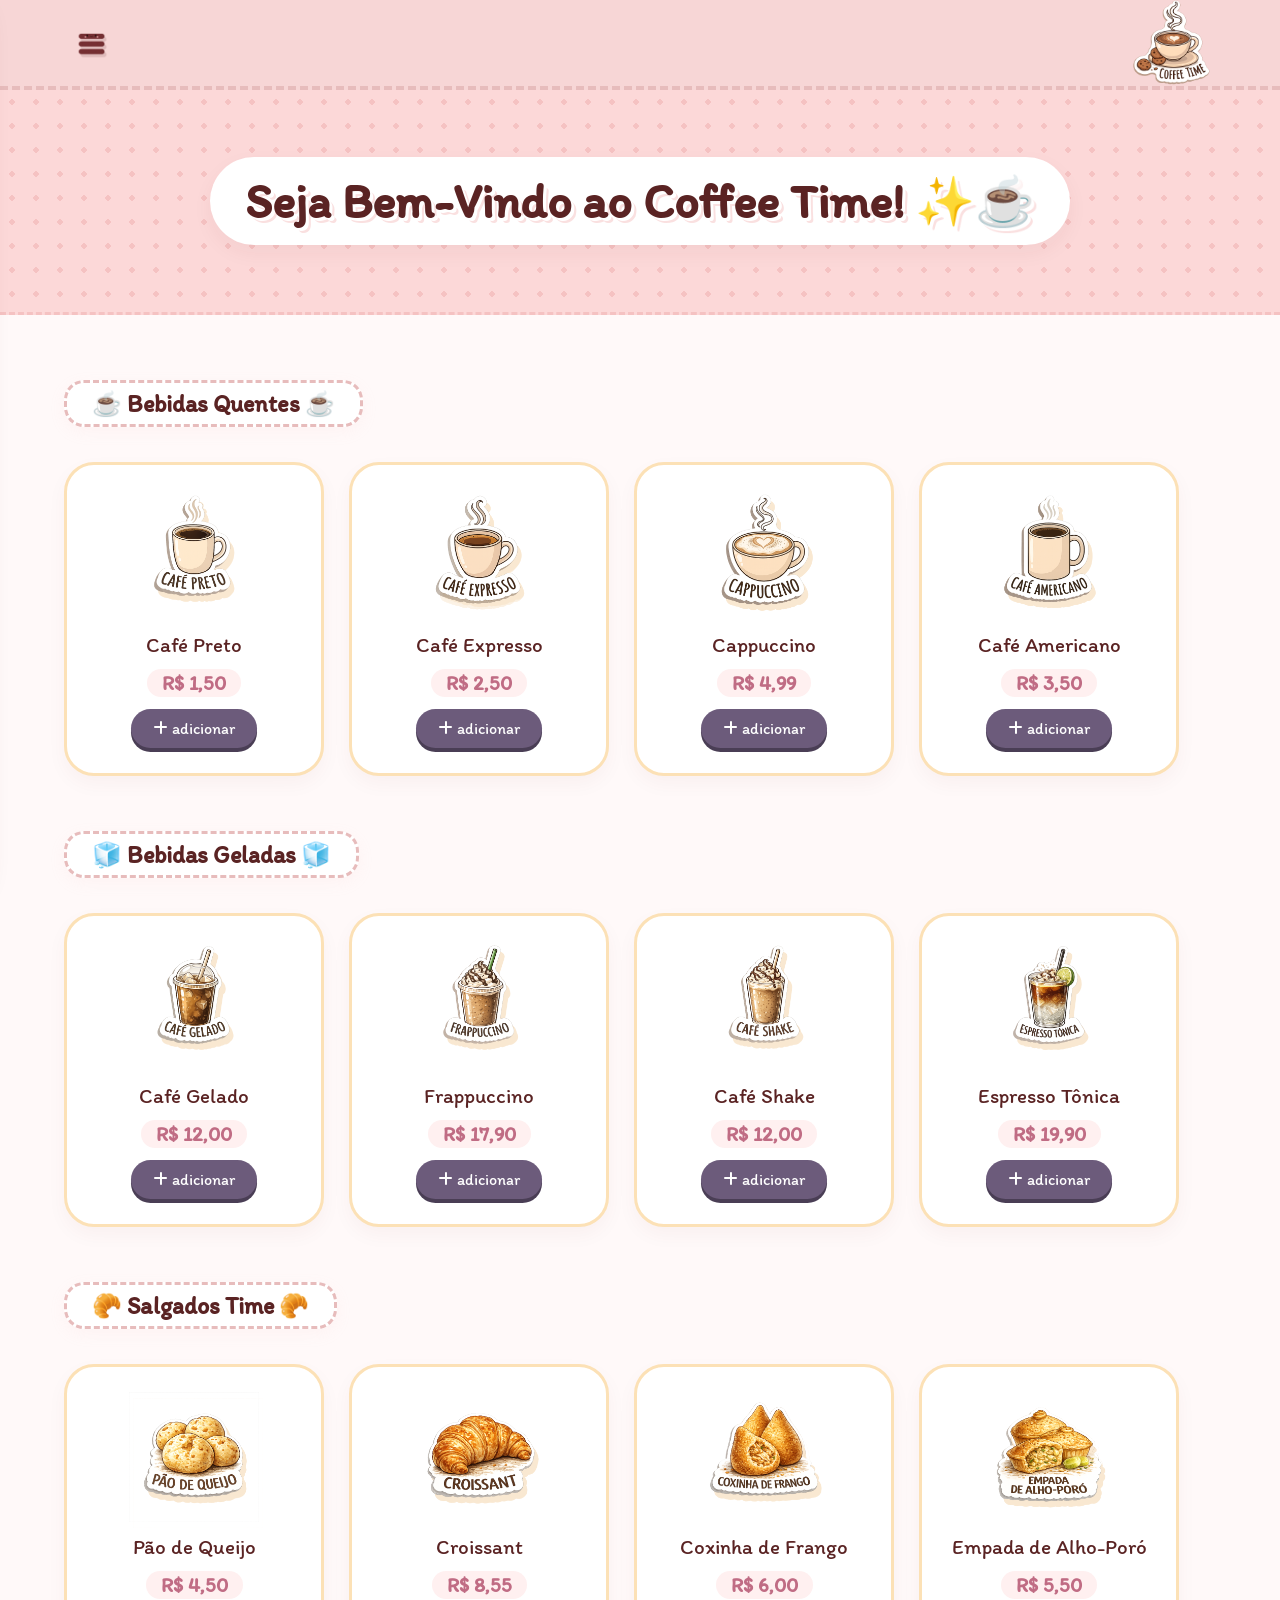
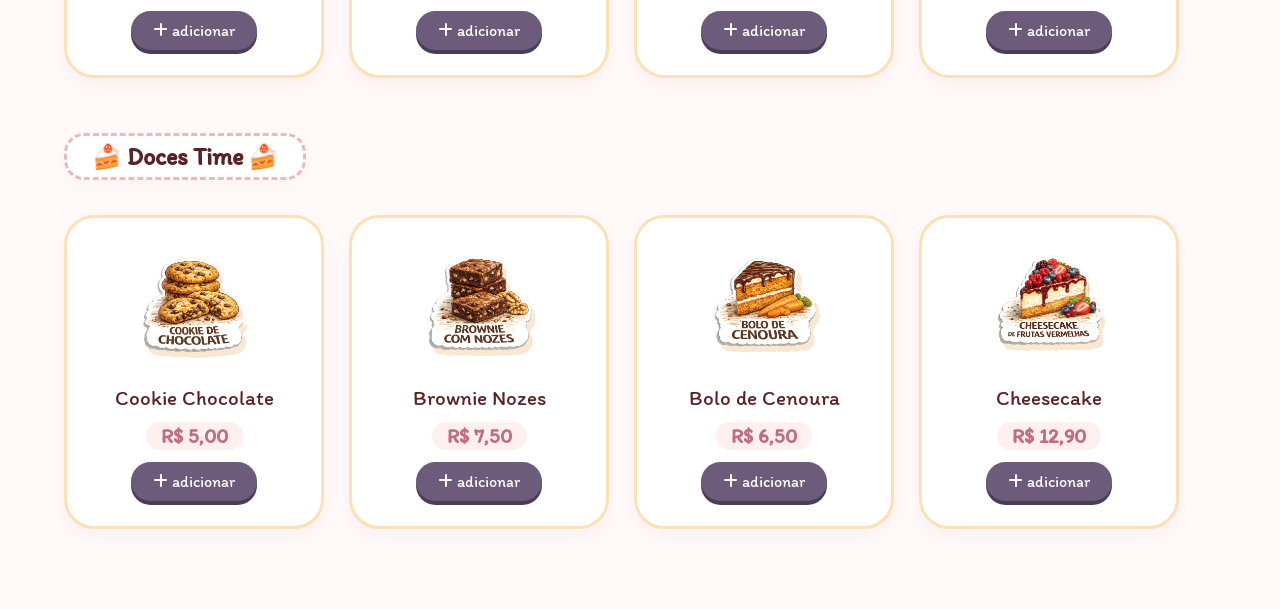
<file: index.html>
<!DOCTYPE html>
<html lang="pt-BR">

<head>
  <meta charset="UTF-8">
  <meta name="viewport" content="width=device-width, initial-scale=1.0">
  <title>Coffee Time</title>
  <link rel="stylesheet" href="https://cdnjs.cloudflare.com/ajax/libs/font-awesome/6.4.2/css/all.min.css">
  <link href="https://fonts.googleapis.com/css2?family=Itim&display=swap" rel="stylesheet">
  <link rel="stylesheet" href="style.css">
</head>

<body>
  <input type="checkbox" id="menu" class="menu-check" aria-hidden="true" tabindex="-1">
  <input type="radio" name="popup-grupo" id="popup-fechar-todos" class="popup-toggle" checked aria-hidden="true"
    tabindex="-1">
  <input type="radio" name="popup-grupo" id="popup-login-controle" class="popup-toggle" aria-hidden="true"
    tabindex="-1">
  <input type="radio" name="popup-grupo" id="popup-senha-controle" class="popup-toggle" aria-hidden="true"
    tabindex="-1">
  <input type="radio" name="popup-grupo" id="popup-registro-controle" class="popup-toggle" aria-hidden="true"
    tabindex="-1">
  <input type="radio" name="popup-grupo" id="popup-contato-controle" class="popup-toggle" aria-hidden="true"
    tabindex="-1">
  <input type="radio" name="popup-grupo" id="popup-config-controle" class="popup-toggle" aria-hidden="true"
    tabindex="-1">
  <input type="radio" name="popup-grupo" id="popup-sobre-controle" class="popup-toggle" aria-hidden="true"
    tabindex="-1">

  <nav class="sidebar" role="navigation" aria-label="Menu Lateral">
    <label for="menu" class="botao-fechar" tabindex="0" role="button" aria-label="Fechar menu lateral"
      onkeydown="if(event.key==='Enter'||event.key===' '){this.click(); event.preventDefault();}">&times;</label>

    <label for="popup-login-controle" class="usuario-menu" tabindex="0" role="button"
      aria-label="Área do usuário: Entrar ou Registrar"
      onkeydown="if(event.key==='Enter'||event.key===' '){this.click(); event.preventDefault()}">
      <div class="foto-perfil"><i class="fas fa-user-cookie" aria-hidden="true"></i></div>
      <span id="nome-usuario-sidebar">Entrar / Registrar</span>
    </label>

    <a href="#" id="btn-carrinho"><i class="fas fa-shopping-cart" aria-hidden="true"></i> <span>Carrinho</span></a>

    <label for="popup-contato-controle" class="link-menu-label" tabindex="0" role="button"
      onkeydown="if(event.key==='Enter'||event.key===' '){this.click(); event.preventDefault()}">
      <i class="fas fa-envelope" aria-hidden="true"></i> <span>Contato</span>
    </label>

    <a href="#" id="btn-acessibilidade"><i class="fas fa-universal-access" aria-hidden="true"></i>
      <span>Acessibilidade</span></a>

    <label for="popup-config-controle" class="link-menu-label" tabindex="0" role="button"
      onkeydown="if(event.key==='Enter'||event.key===' '){this.click(); event.preventDefault()}">
      <i class="fas fa-cog" aria-hidden="true"></i> <span>Configurações</span>
    </label>

    <label for="popup-sobre-controle" class="link-menu-label" tabindex="0" role="button"
      onkeydown="if(event.key==='Enter'||event.key===' '){this.click(); event.preventDefault()}">
      <i class="fas fa-info-circle" aria-hidden="true"></i> <span>Sobre nós</span>
    </label>
  </nav>

  <header class="topo">
    <div class="menu-container">
      <label for="menu" class="botao-menu" tabindex="0" role="button" aria-label="Abrir menu de navegação"
        onkeydown="if(event.key==='Enter'||event.key===' '){this.click(); event.preventDefault()}">
        <img src="imagens/menu-fofo.png" alt="Ícone de três barras horizontais para abrir o menu">
      </label>
    </div>
    <img src="imagens/logo_Coffee_Time.png" class="logo">
  </header>

  <section class="hero">
    <h1>Seja Bem-Vindo ao Coffee Time! ✨☕</h1>
  </section>

  <!-- ==================== POPUP LOGIN ==================== -->
  <div class="popup-overlay login-overlay">
    <div class="popup-conteudo">
      <label for="popup-fechar-todos" class="popup-fechar">&times;</label>
      <h2 class="titulo-popup">✨ Área de Login ✨</h2>
      <form id="formulario-login" class="formulario-estilo" onsubmit="return false;">
        <input type="text" id="campo-usuario" placeholder="Usuário ou E-mail" required>
        <input type="password" placeholder="Senha" required>
        <button type="submit" class="btn-laranja">Entrar</button>
        <div class="botoes-alternativos">
          <label for="popup-senha-controle" class="link-clicavel">Esqueci a senha</label>
          <label for="popup-registro-controle" class="link-clicavel">Ainda não tem conta? Registrar</label>
        </div>
      </form>
    </div>
  </div>

  <!-- ==================== POPUP ESQUECI A SENHA ==================== -->
  <div class="popup-overlay senha-overlay">
    <div class="popup-conteudo">
      <label for="popup-fechar-todos" class="popup-fechar">&times;</label>
      <h2 class="titulo-popup">🌸 Recuperar Senha 🌸</h2>
      <p class="texto-popup">Insira seu e-mail para receber as instruções de recuperação.</p>
      <form id="formulario-login" class="formulario-estilo">
        <input type="email" id="campo-email-recuperar" placeholder="Seu e-mail cadastrado" required>
        <button type="submit" class="btn-laranja">Enviar Instruções</button>
        <div class="botoes-alternativos">
          <label for="popup-login-controle" class="link-clicavel">Voltar para o Login</label>
        </div>
      </form>
    </div>
  </div>

  <!-- ==================== POPUP REGISTRAR-SE ==================== -->
  <div class="popup-overlay registro-overlay">
    <div class="popup-conteudo">
      <label for="popup-fechar-todos" class="popup-fechar">&times;</label>
      <h2 class="titulo-popup">🌱 Criar Conta 🌱</h2>
      <form id="formulario-registro" class="formulario-estilo">
        <input type="text" id="campo-nome-registro" placeholder="Nome Completo" required>
        <input type="text" id="campo-usuario-registro" placeholder="Usuario" required>
        <input type="email" placeholder="E-mail" required>
        <input type="password" id="campo-senha-registro" placeholder="Criar senha" required>
        <input type="password" id="campo-confirmar-senha-registro" placeholder="Confirme sua senha" required>
        <button type="submit" class="btn-laranja">Cadastrar</button>
        <div class="botoes-alternativos">
          <label for="popup-login-controle" class="link-clicavel">Já tem uma conta? Entrar</label>
        </div>
      </form>
    </div>
  </div>

  <!-- ==================== POPUP CARRINHO ==================== -->
  <div id="modal-carrinho" class="modal-carrinho-fofo" style="display: none;">
    <div class="conteudo-carrinho">
      <div class="topo-carrinho">
        <h2>🛒 Seu Carrinho</h2>
        <button id="btn-fechar-carrinho">&times;</button>
      </div>

      <div id="itens-do-carrinho"></div>

      <div class="total-carrinho">
        <span>Total:</span>
        <span id="valor-total-carrinho">R$ 0,00</span>
      </div>

      <div class="dados-entrega-carrinho"
        style="padding: 10px; background: var(--bg-carrinho-entrega); border-radius: 10px; margin-top: 10px; font-family: 'Itim'; text-align: left;">
        <h4 style="margin: 0 0 10px 0; color: var(--cor-texto);">✨ Detalhes do Pedido</h4>

        <div style="margin-bottom: 8px;">
          <input type="text" id="cart-nome-cliente" placeholder="Seu Nome Completo"
            style="width: 100%; padding: 6px; border: 1px solid var(--borda-card); border-radius: 5px;" required>
        </div>

        <div style="margin-bottom: 8px;">
          <label style="color: var(--cor-texto);">Opção de Retirada:</label>
          <select id="cart-tipo-entrega"
            style="width: 100%; padding: 6px; border: 1px solid var(--borda-card); border-radius: 5px;">
            <option value="Retirada">Retirada no Balcão 🏪</option>
            <option value="Delivery">Delivery / Entrega 🏍️</option>
          </select>
        </div>

        <div id="bloco-endereco-entrega" style="margin-bottom: 8px; display: none;">
          <input type="text" id="cart-endereco-cliente" placeholder="Endereço de Entrega (Rua, Nº, Bairro)"
            style="width: 100%; padding: 6px; border: 1px solid var(--borda-card); border-radius: 5px;">
        </div>

        <div style="margin-bottom: 8px;">
          <label style="color: var(--cor-texto);">Forma de Pagamento:</label>
          <select id="cart-forma-pagamento"
            style="width: 100%; padding: 6px; border: 1px solid var(--borda-card); border-radius: 5px;">
            <option value="Pix">Pix ✨</option>
            <option value="Cartão">Cartão de Crédito/Débito 💳</option>
            <option value="Dinheiro">Dinheiro 💵</option>
          </select>
        </div>
      </div>

      <button id="btn-finalizar-pedido" style="margin-top: 15px;">Finalizar Pedido ✨</button>
    </div>
  </div>

  <!-- ==================== POPUP CONTATO ==================== -->
  <div class="popup-overlay contato-overlay">
    <div class="popup-conteudo">
      <label for="popup-fechar-todos" class="popup-fechar">&times;</label>
      <h2 class="titulo-popup">💌 Fale Conosco 💌</h2>
      <form id="formulario-contato" class="formulario-estilo" onsubmit="return false;">
        <input type="text" id="campo-nome-contato" placeholder="Seu Nome" required>
        <input type="email" placeholder="Seu E-mail" required>
        <input type="text" placeholder="Assunto" required>
        <textarea placeholder="Escreva sua mensagem aqui..." class="textarea-contato" rows="4" required></textarea>
        <button type="submit" class="btn-laranja">Enviar Mensagem</button>
      </form>
    </div>
  </div>

  <!-- ==================== POPUP ACESSIBILIDADE ==================== -->
  <div id="popup-acessibilidade" class="modal-acessibilidade">
    <div class="conteudo-modal-acc">
      <div class="topo-modal-acc">
        <h3>✨ Opções de Acessibilidade</h3>
        <button id="fechar-acessibilidade" class="btn-fechar-acc">&times;</button>
      </div>

      <div class="opcoes-acc">
        <div class="item-acc">
          <label for="acc-contraste">🖤 Alto Contraste</label>
          <input type="checkbox" id="acc-contraste">
        </div>

        <div class="item-acc-botoes">
          <span>🔍 Tamanho do Texto</span>
          <div class="grupo-botoes">
            <button id="acc-diminuir" title="Diminuir Texto">A-</button>
            <button id="acc-aumentar" title="Aumentar Texto">A+</button>
          </div>
        </div>

        <div class="item-acc">
          <label for="acc-sublinhado">🔗 Sublinhar Links</label>
          <input type="checkbox" id="acc-sublinhado">
        </div>

        <div class="item-acc">
          <label for="acc-inverter">🔄 Inverter Cores</label>
          <input type="checkbox" id="acc-inverter">
        </div>
      </div>
    </div>
  </div>

  <!-- ==================== POPUP CONFIGURAÇÕES ==================== -->
  <div class="popup-overlay config-overlay">
    <div class="popup-conteudo">
      <label for="popup-fechar-todos" class="popup-fechar">&times;</label>
      <h2 class="titulo-popup">⚙️ Configurações ⚙️</h2>
      <form id="formulario-config" class="formulario-estilo" onsubmit="return false;">

        <div class="item-config">
          <label for="cfg-tema-escuro">🌙 Tema Escuro</label>
          <input type="checkbox" id="cfg-tema-escuro">
        </div>

        <div class="item-config">
          <label for="cfg-notificacoes">🔔 Receber Promoções</label>
          <input type="checkbox" id="cfg-notificacoes" checked>
        </div>

        <div class="item-config">
          <label for="cfg-salvar-dados">💾 Lembrar Dados de Entrega</label>
          <input type="checkbox" id="cfg-salvar-dados" checked>
        </div>

        <div class="item-config-seletor">
          <label for="cfg-moeda">🪙 Moeda Preferencial:</label>
          <select id="cfg-moeda" class="seletor-config">
            <option value="BRL">Real (R$)</option>
            <option value="USD">Dólar ($)</option>
          </select>
        </div>

        <button type="submit" class="btn-laranja" style="margin-top: 15px;">Salvar Preferências ✨</button>
      </form>
    </div>
  </div>

  <!-- ==================== POPUP SOBRE NÓS ==================== -->
  <div class="popup-overlay sobre-overlay">
    <div class="popup-conteudo">
      <label for="popup-fechar-todos" class="popup-fechar">&times;</label>
      <h2 class="titulo-popup">✨ Sobre nós ✨</h2>
      <p class="texto-popup" style="text-align: justify; line-height: 1.6;">
        O Coffee Time é uma plataforma completa para uma loja física e delivery especializada em cafés especiais
        com salgados e doces artesanais. A plataforma conecta clientes, funcionários e administradores,
        centralizando o gerenciamento de pedidos, pagamentos e avaliações em um único lugar.
      </p>
    </div>
  </div>

  <!-- ==================== PRODUTOS: BEBIDAS QUENTES ==================== -->
  <main class="produtos">

    <h2><span class="titulo-categoria">☕ Bebidas Quentes ☕</span></h2>
    <div class="carrossel-container">
      <div class="grid">
        <div class="card">
          <img src="imagens/cafe-preto.png" alt="Café Preto" class="imagem-sticker">
          <h3>Café Preto</h3>
          <p class="preco">R$ 1,50</p>
          <button class="btn-adicionar"><i class="fas fa-plus"></i> adicionar</button>
        </div>
        <div class="card">
          <img src="imagens/cafe-expresso.png" alt="Café Expresso" class="imagem-sticker">
          <h3>Café Expresso</h3>
          <p class="preco">R$ 2,50</p>
          <button class="btn-adicionar"><i class="fas fa-plus"></i> adicionar</button>
        </div>
        <div class="card">
          <img src="imagens/cafe-cappuccino.png" alt="Cappuccino" class="imagem-sticker">
          <h3>Cappuccino</h3>
          <p class="preco">R$ 4,99</p>
          <button class="btn-adicionar"><i class="fas fa-plus"></i> adicionar</button>
        </div>
        <div class="card">
          <img src="imagens/cafe-americano.png" alt="Café Americano" class="imagem-sticker">
          <h3>Café Americano</h3>
          <p class="preco">R$ 3,50</p>
          <button class="btn-adicionar"><i class="fas fa-plus"></i> adicionar</button>
        </div>
      </div>
    </div>

    <!-- ==================== PRODUTOS: BEBIDAS GELADAS ==================== -->
    <h2><span class="titulo-categoria">🧊 Bebidas Geladas 🧊</span></h2>
    <div class="carrossel-container">
      <div class="grid">
        <div class="card">
          <img src="imagens/cafe-gelado.png" alt="Café Gelado" class="imagem-sticker">
          <h3>Café Gelado</h3>
          <p class="preco">R$ 12,00</p>
          <button class="btn-adicionar"><i class="fas fa-plus"></i> adicionar</button>
        </div>
        <div class="card">
          <img src="imagens/frappuccino.png" alt="Frappuccino" class="imagem-sticker">
          <h3>Frappuccino</h3>
          <p class="preco">R$ 17,90</p>
          <button class="btn-adicionar"><i class="fas fa-plus"></i> adicionar</button>
        </div>
        <div class="card">
          <img src="imagens/cafe-shake.png" alt="Café Shake" class="imagem-sticker">
          <h3>Café Shake</h3>
          <p class="preco">R$ 12,00</p>
          <button class="btn-adicionar"><i class="fas fa-plus"></i> adicionar</button>
        </div>
        <div class="card">
          <img src="imagens/espresso-tonica.png" alt="Espresso Tônica" class="imagem-sticker">
          <h3>Espresso Tônica</h3>
          <p class="preco">R$ 19,90</p>
          <button class="btn-adicionar"><i class="fas fa-plus"></i> adicionar</button>
        </div>
      </div>
    </div>

    <!-- ==================== PRODUTOS: SALGADOS ==================== -->
    <h2><span class="titulo-categoria">🥐 Salgados Time 🥐</span></h2>
    <div class="carrossel-container">
      <div class="grid">
        <div class="card">
          <img src="imagens/pao-de-queijo.png" alt="Pão de Queijo" class="imagem-sticker">
          <h3>Pão de Queijo</h3>
          <p class="preco">R$ 4,50</p>
          <button class="btn-adicionar"><i class="fas fa-plus"></i> adicionar</button>
        </div>
        <div class="card">
          <img src="imagens/croissant.png" alt="Croissant" class="imagem-sticker">
          <h3>Croissant</h3>
          <p class="preco">R$ 8,55</p>
          <button class="btn-adicionar"><i class="fas fa-plus"></i> adicionar</button>
        </div>
        <div class="card">
          <img src="imagens/coxinha-de-frango.png" alt="Coxinha de Frango" class="imagem-sticker">
          <h3>Coxinha de Frango</h3>
          <p class="preco">R$ 6,00</p>
          <button class="btn-adicionar"><i class="fas fa-plus"></i> adicionar</button>
        </div>
        <div class="card">
          <img src="imagens/empada-de-alho-poro.png" alt="Empada de Alho-Poró" class="imagem-sticker">
          <h3>Empada de Alho-Poró</h3>
          <p class="preco">R$ 5,50</p>
          <button class="btn-adicionar"><i class="fas fa-plus"></i> adicionar</button>
        </div>
      </div>
    </div>

    <!-- ==================== PRODUTOS: DOCES ==================== -->
    <h2><span class="titulo-categoria">🍰 Doces Time 🍰</span></h2>
    <div class="carrossel-container">
      <div class="grid">
        <div class="card">
          <img src="imagens/cookie-de-chocolate.png" alt="Cookie de Chocolate" class="imagem-sticker">
          <h3>Cookie Chocolate</h3>
          <p class="preco">R$ 5,00</p>
          <button class="btn-adicionar"><i class="fas fa-plus"></i> adicionar</button>
        </div>
        <div class="card">
          <img src="imagens/brownie-com-nozes.png" alt="Brownie com Nozes" class="imagem-sticker">
          <h3>Brownie Nozes</h3>
          <p class="preco">R$ 7,50</p>
          <button class="btn-adicionar"><i class="fas fa-plus"></i> adicionar</button>
        </div>
        <div class="card">
          <img src="imagens/bolo-de-cenoura.png" alt="Bolo de Cenoura" class="imagem-sticker">
          <h3>Bolo de Cenoura</h3>
          <p class="preco">R$ 6,50</p>
          <button class="btn-adicionar"><i class="fas fa-plus"></i> adicionar</button>
        </div>
        <div class="card">
          <img src="imagens/cheesecake-de-frutas-vermelhas.png" alt="Cheesecake de Frutas Vermelhas"
            class="imagem-sticker">
          <h3>Cheesecake</h3>
          <p class="preco">R$ 12,90</p>
          <button class="btn-adicionar"><i class="fas fa-plus"></i> adicionar</button>
        </div>
      </div>
    </div>

  </main>

  <script src="loja.js"></script>
</body>

</html>
</file>
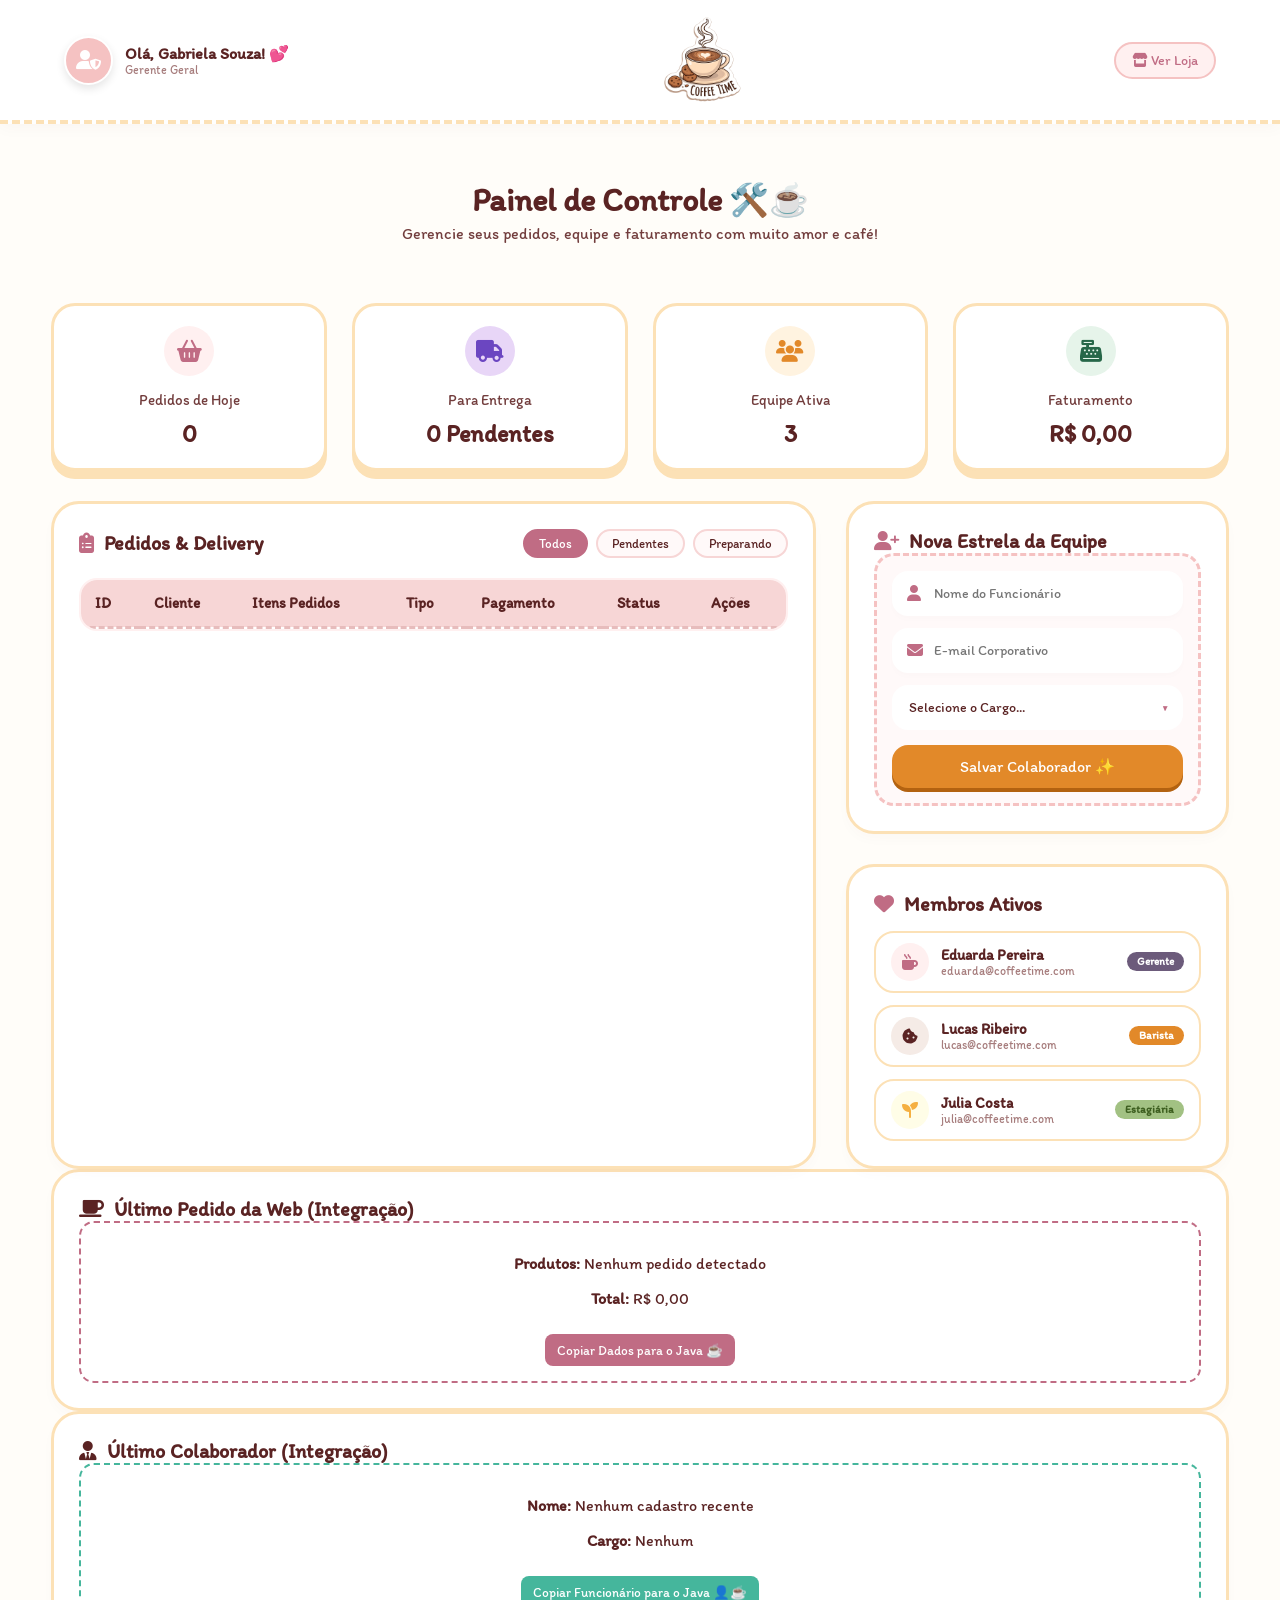
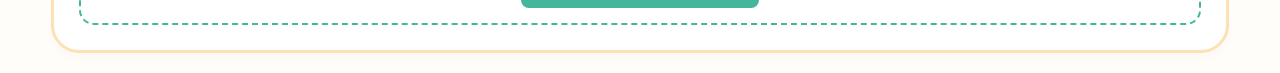
<file: Admin.html>
<!DOCTYPE html>
<html lang="pt-BR">

<head>
  <meta charset="UTF-8">
  <meta name="viewport" content="width=device-width, initial-scale=1.0">
  <title>Coffee Time - Painel Admin ✨</title>
  <link rel="stylesheet" href="https://cdnjs.cloudflare.com/ajax/libs/font-awesome/6.4.2/css/all.min.css">
  <link href="https://fonts.googleapis.com/css2?family=Itim&display=swap" rel="stylesheet">
  <link rel="stylesheet" href="admin.css">
</head>

<body class="admin-body">

  <header class="topo-admin">
    <div class="admin-perfil-topo">
      <div class="foto-perfil-admin"><i class="fas fa-user-shield"></i></div>
      <div class="boas-vindas">
        <span>Olá, Gabriela Souza! 💕</span>
        <small>Gerente Geral</small>
      </div>
    </div>
    <img src="imagens/logo_Coffee_Time.png" alt="Logo" class="logo-admin">
    <a href="index.html" class="btn-voltar"><i class="fas fa-store"></i> Ver Loja</a>
  </header>

  <section class="hero-admin">
    <h1>Painel de Controle 🛠️☕</h1>
    <p>Gerencie seus pedidos, equipe e faturamento com muito amor e café!</p>
  </section>

  <main class="admin-container">

    <section class="dashboard-cards">
      <div class="card-metrica-admin">
        <div class="icone-wrapper rosa"><i class="fas fa-shopping-basket"></i></div>
        <h3>Pedidos de Hoje</h3>
        <p class="numero-metrica">4</p>
      </div>
      <div class="card-metrica-admin">
        <div class="icone-wrapper roxo"><i class="fas fa-truck"></i></div>
        <h3>Para Entrega</h3>
        <p class="numero-metrica">1 Pendente</p>
      </div>
      <div class="card-metrica-admin">
        <div class="icone-wrapper laranja"><i class="fas fa-users"></i></div>
        <h3>Equipe Ativa</h3>
        <p class="numero-metrica">3</p>
      </div>
      <div class="card-metrica-admin">
        <div class="icone-wrapper verde"><i class="fas fa-cash-register"></i></div>
        <h3>Faturamento</h3>
        <p class="numero-metrica">R$ 342,80</p>
      </div>
    </section>

    <div class="admin-grid-layout">

      <section class="painel-secao">
        <div class="secao-header">
          <h2><i class="fas fa-clipboard-list icon-titulo"></i> Pedidos & Delivery</h2>
          <div class="filtros-fofos">
            <span class="filtro-btn ativo" data-filtro="todos">Todos</span>
            <span class="filtro-btn" data-filtro="Pendente">Pendentes</span>
            <span class="filtro-btn" data-filtro="Preparo">Preparando</span>
          </div>
        </div>

        <div class="tabela-responsiva">
          <table class="tabela-admin">
            <thead>
              <tr>
                <th>ID</th>
                <th>Cliente</th>
                <th>Itens Pedidos</th>
                <th>Tipo</th>
                <th>Pagamento</th>
                <th>Status</th>
                <th>Ações</th>
              </tr>
            </thead>
            <tbody>
            </tbody>
          </table>
        </div>
      </section>

      <div class="coluna-lateral-admin">

        <section class="painel-secao">
          <h2><i class="fas fa-user-plus icon-titulo"></i> Nova Estrela da Equipe</h2>

          <div class="formulario-cadastro-admin">
            <form class="formulario-estilo" id="form-cadastro-colaborador">

              <div class="input-container-fofo">
                <i class="fas fa-user"></i>
                <input type="text" id="nome-func" placeholder="Nome do Funcionário" required>
              </div>

              <div class="input-container-fofo">
                <i class="fas fa-envelope"></i>
                <input type="email" id="email-func" placeholder="E-mail Corporativo" required>
              </div>

              <div class="select-customizado">
                <select id="cargo-func" required>
                  <option value="" disabled selected>Selecione o Cargo...</option>
                  <option value="Gerente Geral">Gerente</option>
                  <option value="Barista">Barista</option>
                  <option value="Estagiário">Estagiário</option>
                </select>
              </div>

              <button type="submit" class="btn-salvar-admin">Salvar Colaborador ✨</button>
            </form>
          </div>
        </section>

        <section class="painel-secao">
          <h2><i class="fas fa-heart icon-titulo"></i> Membros Ativos</h2>

          <div class="lista-funcionarios">
            <div class="item-funcionario-fofo">
              <div class="avatar-func rosa"><i class="fas fa-mug-hot"></i></div>
              <div class="func-info">
                <strong>Eduarda Pereira</strong>
                <span>eduarda@coffeetime.com</span>
              </div>
              <span class="badge-cargo cargo-gerente">Gerente</span>
            </div>

            <div class="item-funcionario-fofo">
              <div class="avatar-func marrom"><i class="fas fa-cookie-bite"></i></div>
              <div class="func-info">
                <strong>Lucas Ribeiro</strong>
                <span>lucas@coffeetime.com</span>
              </div>
              <span class="badge-cargo cargo-normal">Barista</span>
            </div>

            <div class="item-funcionario-fofo">
              <div class="avatar-func amarelo"><i class="fas fa-seedling"></i></div>
              <div class="func-info">
                <strong>Julia Costa</strong>
                <span>julia@coffeetime.com</span>
              </div>
              <span class="badge-cargo cargo-estagiario">Estagiária</span>
            </div>
          </div>
        </section>

      </div>
    </div>
  </main>

  <script src="admin.js"></script>
</body>

</html>
</file>
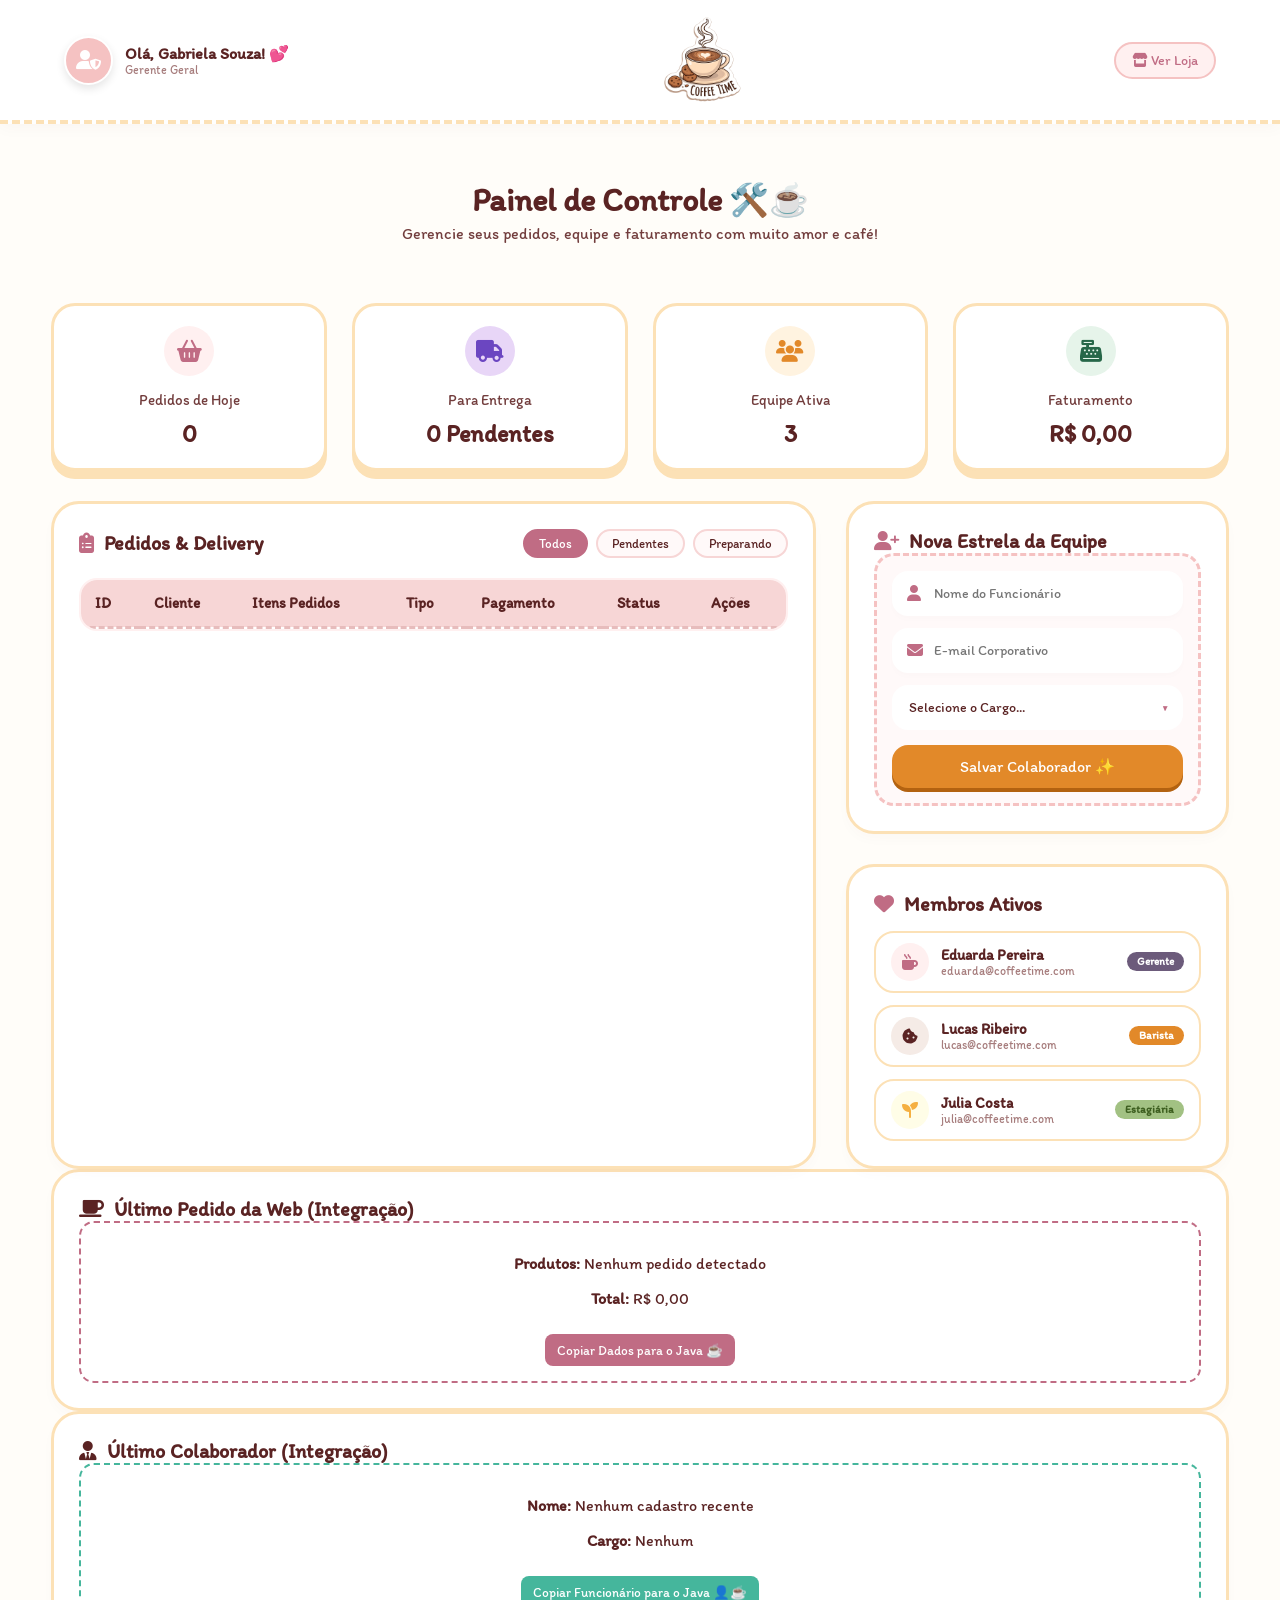
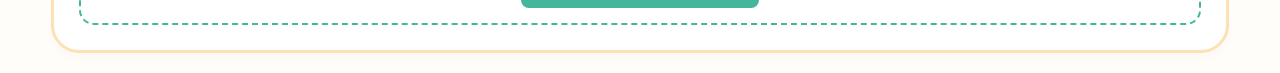
<file: admin.html>
<!DOCTYPE html>
<html lang="pt-BR">

<head>
  <meta charset="UTF-8">
  <meta name="viewport" content="width=device-width, initial-scale=1.0">
  <title>Coffee Time - Painel Admin ✨</title>

  <link rel="stylesheet" href="https://cdnjs.cloudflare.com/ajax/libs/font-awesome/6.4.2/css/all.min.css">
  <link href="https://fonts.googleapis.com/css2?family=Itim&display=swap" rel="stylesheet">
  <link rel="stylesheet" href="admin.css">
</head>

<body class="admin-body">

  <header class="topo-admin">
    <div class="admin-perfil-topo">
      <div class="foto-perfil-admin"><i class="fas fa-user-shield"></i></div>
      <div class="boas-vindas">
        <span>Olá, Gabriela Souza! 💕</span>
        <small>Gerente Geral</small>
      </div>
    </div>

    <img src="imagens/logo_Coffee_Time.png" alt="Logo" class="logo-admin">
    <a href="index.html" class="btn-voltar"><i class="fas fa-store"></i> Ver Loja</a>
  </header>

  <section class="hero-admin">
    <h1>Painel de Controle 🛠️☕</h1>
    <p>Gerencie seus pedidos, equipe e faturamento com muito amor e café!</p>
  </section>

  <main class="admin-container">

    <section class="dashboard-cards">
      <div class="card-metrica-admin">
        <div class="icone-wrapper rosa"><i class="fas fa-shopping-basket"></i></div>
        <h3>Pedidos de Hoje</h3>
        <p class="numero-metrica">4</p>
      </div>

      <div class="card-metrica-admin">
        <div class="icone-wrapper roxo"><i class="fas fa-truck"></i></div>
        <h3>Para Entrega</h3>
        <p class="numero-metrica">1 Pendente</p>
      </div>

      <div class="card-metrica-admin">
        <div class="icone-wrapper laranja"><i class="fas fa-users"></i></div>
        <h3>Equipe Ativa</h3>
        <p class="numero-metrica">3</p>
      </div>

      <div class="card-metrica-admin">
        <div class="icone-wrapper verde"><i class="fas fa-cash-register"></i></div>
        <h3>Faturamento</h3>
        <p class="numero-metrica">R$ 342,80</p>
      </div>
    </section>

    <div class="admin-grid-layout">

      <section class="painel-secao">
        <div class="secao-header">
          <h2><i class="fas fa-clipboard-list icon-titulo"></i> Pedidos & Delivery</h2>

          <div class="filtros-fofos">
            <span class="filtro-btn ativo" data-filtro="todos">Todos</span>
            <span class="filtro-btn" data-filtro="Pendente">Pendentes</span>
            <span class="filtro-btn" data-filtro="Preparo">Preparando</span>
          </div>
        </div>

        <div class="tabela-responsiva">
          <table class="tabela-admin">
            <thead>
              <tr>
                <th>ID</th>
                <th>Cliente</th>
                <th>Itens Pedidos</th>
                <th>Tipo</th>
                <th>Pagamento</th>
                <th>Status</th>
                <th>Ações</th>
              </tr>
            </thead>
            <tbody>
            </tbody>
          </table>
        </div>
      </section>

      <div class="coluna-lateral-admin">

        <section class="painel-secao">
          <h2><i class="fas fa-user-plus icon-titulo"></i> Nova Estrela da Equipe</h2>

          <div class="formulario-cadastro-admin">
            <form class="formulario-estilo" id="form-cadastro-colaborador">

              <div class="input-container-fofo">
                <i class="fas fa-user"></i>
                <input type="text" id="nome-func" placeholder="Nome do Funcionário" required>
              </div>

              <div class="input-container-fofo">
                <i class="fas fa-envelope"></i>
                <input type="email" id="email-func" placeholder="E-mail Corporativo" required>
              </div>

              <div class="select-customizado">
                <select id="cargo-func" required>
                  <option value="" disabled selected>Selecione o Cargo...</option>
                  <option value="Gerente Geral">Gerente</option>
                  <option value="Barista">Barista</option>
                  <option value="Estagiário">Estagiário</option>
                </select>
              </div>

              <button type="submit" class="btn-salvar-admin">Salvar Colaborador ✨</button>
            </form>
          </div>
        </section>

        <section class="painel-secao">
          <h2><i class="fas fa-heart icon-titulo"></i> Membros Ativos</h2>

          <div class="lista-funcionarios">
            <div class="item-funcionario-fofo">
              <div class="avatar-func rosa"><i class="fas fa-mug-hot"></i></div>
              <div class="func-info">
                <strong>Eduarda Pereira</strong>
                <span>eduarda@coffeetime.com</span>
              </div>
              <span class="badge-cargo cargo-gerente">Gerente</span>
            </div>

            <div class="item-funcionario-fofo">
              <div class="avatar-func marrom"><i class="fas fa-cookie-bite"></i></div>
              <div class="func-info">
                <strong>Lucas Ribeiro</strong>
                <span>lucas@coffeetime.com</span>
              </div>
              <span class="badge-cargo cargo-normal">Barista</span>
            </div>

            <div class="item-funcionario-fofo">
              <div class="avatar-func amarelo"><i class="fas fa-seedling"></i></div>
              <div class="func-info">
                <strong>Julia Costa</strong>
                <span>julia@coffeetime.com</span>
              </div>
              <span class="badge-cargo cargo-estagiario">Estagiária</span>
            </div>
          </div>
        </section>

      </div>
    </div>
  </main>

  <script src="admin.js"></script>
</body>

</html>
</file>
<file: style.css>
/* ==========================================================================
   ☕ COFFEE TIME - FOLHA DE ESTILOS PRINCIPAL
   ========================================================================== 
   ANOTAÇÕES DE PAULA: 
   Use esses espaços com barra e * para fazer anotações, 
   deixar lembretes, dicas e explicações de que cada coisa do código faz.
   Isso deixará o código mais organizado e menos confuso. 
   Bjs da Paula <3 
   ========================================================================== */

/* --------------------------------------------------------------------------
   1. SISTEMA DE CORES E VARIÁVEIS (THEMING)
   -------------------------------------------------------------------------- 
   Lembrete: O uso de custom properties (--variavel) centraliza as cores. 
   Para trocar a paleta visual do site inteiro, basta alterar os valores aqui. */

:root {
  /* Paleta de Cores - Tema Claro (Default) */
  --bg-principal: #FFF9F9;
  --bg-topo: #F7D6D6;
  --borda-topo: #E7BCBC;
  --bg-sidebar: #FFF0F0;
  --bg-usuario-menu: #FADCA5;
  --borda-usuario-menu: #E9B360;
  --cor-texto: #5A2323;
  --bg-card: #FFFFFF;
  --borda-card: #FCE1B6;
  --bg-carrinho-entrega: #FFF5E4;
}

body.tema-escuro {
  /* Paleta de Cores - Tema Escuro 
     Dica: Invocado dinamicamente via JavaScript adicionando a classe ao body */
  --bg-principal: #2E1A1A;
  --bg-topo: #422828;
  --borda-topo: #5C3A3A;
  --bg-sidebar: #382020;
  --bg-usuario-menu: #513629;
  --borda-usuario-menu: #704F3D;
  --cor-texto: #FFF0F0;
  --bg-card: #3D2424;
  --borda-card: #5C3D32;
  --bg-carrinho-entrega: #4B3126;
}

/* --------------------------------------------------------------------------
   2. CONFIGURAÇÕES GERAIS E RESETS
   -------------------------------------------------------------------------- */

* {
  margin: 0;
  padding: 0;
  box-sizing: border-box;
  /* Garante que padding e border não alterem o tamanho final do elemento */
}

html {
  font-size: 16px;
  /* Base padrão universal para o cálculo das unidades rem */
}

body {
  font-family: 'Itim', cursive, sans-serif;
  background: var(--bg-principal);
  overflow-x: hidden;
  color: var(--cor-texto);
  /* Evita quebras de layout e barras de rolagem horizontais indesejadas */
  transition: background 0.3s ease, color 0.3s ease;
  /* Transição suave na troca de temas */
}

/* --------------------------------------------------------------------------
   3. HEADER / TOPO
   -------------------------------------------------------------------------- */

.topo {
  position: sticky;
  top: 0;
  z-index: 1000;
  /* Mantém o topo sempre visível acima de outros conteúdos ao rolar a página */
  height: 90px;
  padding: 0 5%;
  background: var(--bg-topo);
  display: flex;
  align-items: center;
  justify-content: space-between;
  border-bottom: 4px dashed var(--borda-topo);
  /* Borda tracejada estilo craft/vintage */
}

.logo {
  height: 90px;
  width: auto;
  transition: transform 0.3s ease;
}

.logo:hover {
  transform: scale(1.08) rotate(2deg);
  /* Efeito dinâmico sutil e fofo ao passar o mouse */
}

.botao-menu {
  display: inline-block;
  transition: transform 0.2s ease;
}

.botao-menu:hover {
  transform: scale(1.1);
}

.botao-menu img {
  width: 55px;
  cursor: pointer;
  filter: drop-shadow(2px 3px 0px rgba(90, 35, 35, 0.15));
  /* Sombra sólida limpa com a cor identidade */
}

/* --------------------------------------------------------------------------
   4. SIDEBAR (MENU LATERAL NAVEGÁVEL)
   -------------------------------------------------------------------------- */

.menu-check,
.popup-toggle {
  display: none !important;
}

.sidebar {
  position: fixed;
  top: 0;
  left: -280px;
  /* Inicializa fora da tela à esquerda */
  width: 260px;
  height: 100vh;
  z-index: 9999;
  background: var(--bg-sidebar);
  display: flex;
  flex-direction: column;
  box-shadow: 5px 0 25px rgba(90, 35, 35, 0.15);
  border-radius: 0 30px 30px 0;
  /* Transição avançada baseada em Cubic-Bezier para dar efeito elástico orgânico */
  transition: all 0.4s cubic-bezier(0.175, 0.885, 0.32, 1.275);
}

/* Quando o checkbox invisível for marcado, joga a sidebar para dentro da tela */
.menu-check:checked~.sidebar {
  left: 0;
}

.botao-fechar {
  position: absolute;
  top: 15px;
  right: 20px;
  font-size: 2rem;
  color: #A64B2A;
  cursor: pointer;
  font-weight: bold;
  transition: transform 0.2s;
}

.botao-fechar:hover {
  transform: scale(1.2) rotate(90deg);
  color: var(--cor-texto);
}

/* Links e Itens Internos da Sidebar */
.usuario-menu {
  display: flex;
  align-items: center;
  gap: 12px;
  background: var(--bg-usuario-menu);
  padding: 35px 20px;
  cursor: pointer;
  border-bottom: 3px dashed var(--borda-usuario-menu);
  border-radius: 0 30px 0 0;
}

.foto-perfil {
  width: 50px;
  height: 50px;
  background: #fff;
  border-radius: 50%;
  border: 3px solid #5A2323;
  display: flex;
  align-items: center;
  justify-content: center;
  font-size: 20px;
  color: #E9B360;
  box-shadow: inset 0 2px 5px rgba(0, 0, 0, 0.1);
}

.usuario-menu span {
  font-size: 1.125rem;
  color: var(--cor-texto);
  font-weight: bold;
}

.sidebar a,
.link-menu-label {
  display: flex;
  align-items: center;
  gap: 15px;
  padding: 16px 22px;
  color: var(--cor-texto);
  text-decoration: none;
  font-size: 1.125rem;
  /* Mudado de 18px para relativo (1.125rem) */
  cursor: pointer;
  transition: all 0.2s ease;
  border-radius: 15px;
  margin: 2px 10px;
}

.sidebar a:hover,
.link-menu-label:hover {
  background-color: var(--bg-topo);
  color: var(--cor-texto);
  transform: translateX(8px);
  /* Deslocamento suave para a direita ao interagir */
}

.sidebar i,
.link-menu-label i {
  width: 24px;
  text-align: center;
  font-size: 18px;
  color: #C06C84;
}

/* --------------------------------------------------------------------------
   5. SEÇÃO HERO (BANNER DE DESTAQUE)
   -------------------------------------------------------------------------- */

.hero {
  min-height: 25vh;
  background-color: #FCD8D8;
  background-image: radial-gradient(#F5C2C2 15%, transparent 16%);
  /* Padrão de bolinhas (Polka Dot) */
  background-size: 24px 24px;
  display: flex;
  align-items: center;
  justify-content: center;
  padding: 30px;
  border-bottom: 3px dashed #F5C2C2;
}

body.tema-escuro .hero {
  background-color: #4A3333;
  background-image: radial-gradient(#5C3E3E 15%, transparent 16%);
  border-bottom: 3px dashed #5C3E3E;
}

.hero h1 {
  /* Altera dinamicamente o tamanho da fonte baseado na largura da viewport (mínimo, fluidez, máximo) */
  font-size: clamp(1.8rem, 6vw, 3rem);
  color: #5A2323;
  text-shadow: 3px 3px 0px #ffffff, 5px 5px 0px rgba(245, 194, 194, 0.5);
  text-align: center;
  background: white;
  padding: 15px 35px;
  border-radius: 50px;
  box-shadow: 0 8px 20px rgba(90, 35, 35, 0.05);
}

body.tema-escuro .hero h1 {
  background: #3D2424;
  color: #FFF0F0;
  text-shadow: 3px 3px 0px #2E1A1A, 5px 5px 0px rgba(0, 0, 0, 0.3);
}

/* --------------------------------------------------------------------------
   6. POPUPS E MODAIS (ESTILOS COMPARTILHADOS)
   -------------------------------------------------------------------------- */

.popup-overlay {
  position: fixed;
  inset: 0;
  /* Atalho moderno para top, bottom, left e right em 0 */
  z-index: 10000;
  padding: 20px;
  background: rgba(90, 35, 35, 0.4);
  /* Fundo escuro do café transparente */
  backdrop-filter: blur(4px);
  /* Desfoque do plano de fundo (Glaasmorfismo sutil) */
  display: none;
  justify-content: center;
  align-items: center;
}

/* Mapeamento de ativação via seletores irmãos gerais 
   baseados em Radio Buttons CSS Puros */
#popup-login-controle:checked~.login-overlay,
#popup-senha-controle:checked~.senha-overlay,
#popup-registro-controle:checked~.registro-overlay,
#popup-contato-controle:checked~.contato-overlay,
#popup-config-controle:checked~.config-overlay,
#popup-sobre-controle:checked~.sobre-overlay {
  display: flex;
}

.popup-conteudo {
  background: #FCE1B6;
  width: 100%;
  max-width: 420px;
  padding: 40px 30px;
  border-radius: 30px;
  position: relative;
  text-align: center;
  box-shadow: 0 15px 35px rgba(90, 35, 35, 0.2);
  border: 4px solid #FFF;
  animation: popupAparecer 0.4s cubic-bezier(0.175, 0.885, 0.32, 1.15);
}

body.tema-escuro .popup-conteudo {
  background: #513629;
  border: 4px solid #704F3D;
}

@keyframes popupAparecer {
  from {
    transform: scale(0.8);
    opacity: 0;
  }

  to {
    transform: scale(1);
    opacity: 1;
  }
}

.titulo-popup {
  font-size: 1.625rem;
  color: var(--cor-texto);
  margin-bottom: 20px;
}

.texto-popup {
  color: var(--cor-texto);
  opacity: 0.9;
  margin-bottom: 20px;
  font-size: 1rem;
}

.popup-fechar {
  position: absolute;
  top: 15px;
  right: 20px;
  font-size: 28px;
  color: var(--cor-texto);
  cursor: pointer;
  font-weight: bold;
  transition: transform 0.2s;
}

.popup-fechar:hover {
  transform: scale(1.2);
}

/* --------------------------------------------------------------------------
   7. FORMULÁRIOS COMPARTILHADOS E BOTÕES
   -------------------------------------------------------------------------- */

.formulario-estilo input,
.textarea-contato {
  width: 100%;
  padding: 14px 18px;
  margin-bottom: 15px;
  border: 2px solid #ffffff;
  border-radius: 18px;
  font-size: 1rem;
  outline: none;
  font-family: 'Itim', cursive;
  color: #5A2323;
  box-shadow: 0 4px 10px rgba(0, 0, 0, 0.02);
  transition: all 0.2s ease;
}

body.tema-escuro .formulario-estilo input,
body.tema-escuro .textarea-contato {
  background: #3D2424;
  border: 2px solid #5C3D32;
  color: #FFF0F0;
}

.formulario-estilo input:focus,
.textarea-contato:focus {
  border-color: #C06C84;
  box-shadow: 0 0 0 4px rgba(192, 108, 132, 0.15);
  /* Ring de foco estético */
}

.textarea-contato {
  resize: none;
  /* Impede o usuário de deformar a caixa de texto */
}

.btn-laranja {
  /* Botão Laranja Estilo Cartoon/Pop com Sombra de Profundidade */
  width: 100%;
  padding: 15px;
  background-color: #E28929;
  color: white;
  font-size: 1.125rem;
  font-weight: bold;
  font-family: 'Itim', cursive;
  border: none;
  border-radius: 18px;
  cursor: pointer;
  box-shadow: 0 6px 0px #B36210;
  /* Sombra sólida inferior simulando 3D */
  margin-bottom: 10px;
  transition: all 0.3s cubic-bezier(0.175, 0.885, 0.32, 1.275);
}

.btn-laranja:hover {
  background-color: #ED9A3B;
  transform: translateY(-2px);
  box-shadow: 0 8px 0px #B36210;
}

.btn-laranja:active {
  transform: translateY(4px);
  /* Achata o botão simulando clique físico */
  box-shadow: 0 2px 0px #B36210;
}

/* Configurações internas exclusivas do formulário de Configuração */
.item-config {
  display: flex;
  justify-content: space-between;
  align-items: center;
  padding: 12px 5px;
  border-bottom: 1px dashed #ffffff;
  font-size: 1.1rem;
  color: var(--cor-texto);
  text-align: left;
}

body.tema-escuro .item-config {
  border-bottom: 1px dashed #704F3D;
}

.item-config label {
  cursor: pointer;
  flex-grow: 1;
}

.item-config input[type="checkbox"] {
  width: 20px;
  height: 20px;
  cursor: pointer;
  margin-bottom: 0;
}

.item-config-seletor {
  display: flex;
  flex-direction: column;
  gap: 8px;
  padding: 12px 5px;
  text-align: left;
  font-size: 1.1rem;
}

.seletor-config {
  width: 100%;
  padding: 10px;
  border-radius: 12px;
  border: 2px solid #ffffff;
  font-family: 'Itim', cursive;
  color: #5A2323;
  background-color: #ffffff;
  outline: none;
}

body.tema-escuro .seletor-config {
  background-color: #3D2424;
  border: 2px solid #5C3D32;
  color: #FFF0F0;
}

/* Links de navegação alternativa dentro dos modais */
.botoes-alternativos {
  display: flex;
  flex-direction: column;
  align-items: center;
  gap: 12px;
  margin-top: 20px;
}

.link-clicavel {
  color: var(--cor-texto);
  text-decoration: none;
  border-bottom: 2px dashed #C06C84;
  font-size: 1rem;
  cursor: pointer;
  padding-bottom: 2px;
  transition: color 0.2s;
}

.link-clicavel:hover {
  color: #C06C84;
}

/* --------------------------------------------------------------------------
   8. POPUP MODAL DE ACESSIBILIDADE
   -------------------------------------------------------------------------- */

.modal-acessibilidade {
  position: fixed;
  top: 0;
  left: 0;
  width: 100%;
  height: 100%;
  background-color: rgba(90, 35, 35, 0.4);
  display: flex;
  justify-content: center;
  align-items: center;
  z-index: 10000;
  opacity: 0;
  pointer-events: none;
  /* Desativa interações quando invisível */
  transition: opacity 0.3s ease;
}

/* Ativação via classe controlada por JavaScript */
.modal-acessibilidade.ativo {
  opacity: 1;
  pointer-events: auto;
}

.conteudo-modal-acc {
  background-color: var(--bg-card);
  padding: 25px;
  border-radius: 20px;
  width: 90%;
  max-width: 360px;
  box-shadow: 0 10px 30px rgba(90, 35, 35, 0.15);
  border: 3px solid var(--borda-card);
}

.topo-modal-acc {
  display: flex;
  justify-content: space-between;
  align-items: center;
  margin-bottom: 20px;
  border-bottom: 2px dashed var(--borda-card);
  padding-bottom: 12px;
}

.topo-modal-acc h3 {
  color: var(--cor-texto);
  margin: 0;
  font-size: 1.25rem;
}

.btn-fechar-acc {
  background: #FFF0F0;
  border: none;
  font-size: 28px;
  cursor: pointer;
  color: #C06C84;
  width: 35px;
  height: 35px;
  border-radius: 50%;
  display: flex;
  align-items: center;
  justify-content: center;
  transition: all 0.2s;
}

body.tema-escuro .btn-fechar-acc {
  background: #4A2E2E;
}

.btn-fechar-acc:hover {
  background: #C06C84;
  color: white;
}

/* Opções internas de controle de acessibilidade */
.item-acc,
.item-acc-botoes {
  display: flex;
  justify-content: space-between;
  align-items: center;
  padding: 14px 0;
  border-bottom: 1px dashed var(--borda-card);
  font-size: 1.125rem;
  color: var(--cor-texto);
}

.item-acc label {
  cursor: pointer;
  flex-grow: 1;
}

.item-acc input[type="checkbox"] {
  width: 18px;
  height: 18px;
  cursor: pointer;
}

/* --------------------------------------------------------------------------
   9. REGRAS INTERNAS PARA ACESSIBILIDADE ATIVA (MÓDULOS SPECÍFICOS)
   -------------------------------------------------------------------------- */

/* Módulo 1. Alto Contraste Extremo */
body.acc-alto-contraste {
  background-color: #000000 !important;
  background-image: none !important;
  color: #FFFFFF !important;
}

body.acc-alto-contraste h1,
body.acc-alto-contraste h2,
body.acc-alto-contraste h3,
body.acc-alto-contraste p,
body.acc-alto-contraste span,
body.acc-alto-contraste label {
  background: #000000 !important;
  color: #FFFF00 !important;
  /* Amarelo Puro Acessível sobre o Preto */
  text-shadow: none !important;
}

body.acc-alto-contraste .topo,
body.acc-alto-contraste .sidebar,
body.acc-alto-contraste .card,
body.acc-alto-contraste .popup-conteudo,
body.acc-alto-contraste .conteudo-modal-acc,
body.acc-alto-contraste .usuario-menu {
  background-color: #000000 !important;
  border: 3px solid #FFFF00 !important;
  box-shadow: none !important;
}

body.acc-alto-contraste .btn-laranja,
body.acc-alto-contraste .btn-adicionar,
body.acc-alto-contraste #btn-finalizar-pedido,
body.acc-alto-contraste .btn-fechar-acc,
body.acc-alto-contraste #btn-fechar-carrinho {
  background-color: #000000 !important;
  color: #FFFF00 !important;
  border: 2px solid #FFFF00 !important;
  box-shadow: none !important;
  border-radius: 4px !important;
}

body.acc-alto-contraste .btn-laranja:hover,
body.acc-alto-contraste .btn-adicionar:hover,
body.acc-alto-contraste .sidebar a:hover,
body.acc-alto-contraste .link-menu-label:hover {
  background-color: #FFFF00 !important;
  color: #000000 !important;
}

body.acc-alto-contraste .sidebar a:hover span,
body.acc-alto-contraste .link-menu-label:hover span {
  background-color: #FFFF00 !important;
  color: #000000 !important;
}

body.acc-alto-contraste input,
body.acc-alto-contraste textarea,
body.acc-alto-contraste select {
  background-color: #000000 !important;
  color: #FFFFFF !important;
  border: 2px solid #FFFF00 !important;
}

body.acc-alto-contraste img,
body.acc-alto-contraste i {
  filter: brightness(1.2) contrast(1.5) !important;
  background: transparent !important;
}

body.acc-alto-contraste .imagem-sticker,
body.acc-alto-contraste .botao-menu img,
body.acc-alto-contraste .logo {
  filter: drop-shadow(2px 2px 0px #FFFF00) drop-shadow(-2px -2px 0px #FFFF00) !important;
}

/* Módulo 2. Controle Dinâmico do Tamanho do Texto (Aumentar / Diminuir) */
.grupo-botoes button {
  background-color: var(--bg-sidebar);
  border: 2px solid var(--borda-card);
  color: var(--cor-texto);
  padding: 6px 14px;
  font-weight: bold;
  font-family: 'Itim', cursive;
  cursor: pointer;
  border-radius: 10px;
  margin-left: 5px;
  transition: all 0.2s;
  font-size: 1rem;
}

.grupo-botoes button:hover {
  background-color: var(--borda-card);
  transform: scale(1.05);
}

/* Módulo 3. Forçar Sublinhado Geral em Links e Elementos Clicáveis */
body.acc-links-sublinhados a,
body.acc-links-sublinhados button,
body.acc-links-sublinhados label {
  text-decoration: underline !important;
}

/* Módulo 4. Inversão Completa da Matriz de Cores */
html.acc-inverter-cores {
  filter: invert(1) hue-rotate(180deg);
}

/* Reverte elementos de mídia para não sofrerem distorções bizarras com a inversão global */
html.acc-inverter-cores .foto-perfil,
html.acc-inverter-cores .avatar-func,
html.acc-inverter-cores i {
  filter: invert(1) hue-rotate(180deg);
}

/* Módulo 5. Foco Acessível Avançado para Navegação via Teclado (Tab) */
[tabindex="0"]:focus-visible,
a:focus-visible,
button:focus-visible,
input:focus-visible,
textarea:focus-visible,
select:focus-visible {
  outline: 3px solid #C06C84 !important;
  outline-offset: 3px;
}

.link-clicavel:focus-visible,
.botao-menu:focus-visible,
.botao-fechar:focus-visible,
.link-menu-label:focus-visible {
  transform: scale(1.05);
  color: #C06C84;
}

/* --------------------------------------------------------------------------
   10. SEÇÃO DE PRODUTOS E VITRINE
   -------------------------------------------------------------------------- */

.produtos {
  padding: 30px 0 60px 0;
}

.produtos h2 {
  text-align: left;
  margin: 35px 0 15px 0;
  padding: 0 5%;
}

.titulo-categoria {
  display: inline-block;
  background-color: var(--bg-card);
  color: var(--cor-texto);
  border: 3px dashed var(--borda-topo);
  border-radius: 20px;
  padding: 6px 25px;
  font-size: 1.5rem;
  box-shadow: 0 5px 15px rgba(245, 194, 194, 0.1);
}

/* Scroll Container Adaptável (Carrossel Horizontal Mobile-Friendly) */
.carrossel-container {
  max-width: 1300px;
  margin: 0 auto;
  position: relative;
}

.grid {
  display: flex;
  gap: 25px;
  padding: 20px 5%;
  overflow-x: auto;
  /* Ativa a rolagem horizontal */
  scroll-behavior: smooth;
  scroll-snap-type: x mandatory;
  /* Efeito "imã" na parada dos cards */
  -webkit-overflow-scrolling: touch;
  /* Melhora a fluidez do deslize em aparelhos iOS */
}

.grid::-webkit-scrollbar {
  /* Customização Estética das Barras de Rolagem */
  height: 8px;
}

.grid::-webkit-scrollbar-track {
  background: var(--bg-sidebar);
  border-radius: 10px;
}

.grid::-webkit-scrollbar-thumb {
  background: var(--borda-topo);
  border-radius: 10px;
  border: 2px solid var(--bg-sidebar);
}

/* --------------------------------------------------------------------------
   11. CARDS DE PRODUTOS (ESTILO ADESIVO/STICKER)
   -------------------------------------------------------------------------- */

.card {
  flex: 0 0 260px;
  /* Impede os cards de encolherem, mantendo o tamanho fixo no carrossel */
  scroll-snap-align: center;
  background: var(--bg-card);
  padding: 25px 20px;
  border-radius: 30px;
  text-align: center;
  display: flex;
  flex-direction: column;
  align-items: center;
  justify-content: space-between;
  gap: 12px;
  border: 3px solid var(--borda-card);
  box-shadow: 0 8px 20px rgba(90, 35, 35, 0.04);
  transition: all 0.3s cubic-bezier(0.175, 0.885, 0.32, 1.275);
}

.card:hover {
  transform: translateY(-8px) scale(1.02);
  border-color: var(--borda-topo);
  box-shadow: 0 15px 30px rgba(245, 194, 194, 0.2);
}

.imagem-sticker {
  width: 130px;
  height: 130px;
  object-fit: contain;
  filter: drop-shadow(4px 6px 0px rgba(241, 197, 139, 0.4));
  transition: transform 0.3s ease;
}

.card:hover .imagem-sticker {
  transform: scale(1.1) rotate(-3deg);
  /* Animação lúdica e descontraída da imagem */
}

.card h3 {
  color: var(--cor-texto);
  font-size: 1.3125rem;
  font-weight: normal;
}

.card p.preco {
  color: #C06C84;
  font-size: 1.25rem;
  font-weight: bold;
  background: var(--bg-sidebar);
  padding: 2px 15px;
  border-radius: 30px;
}

.btn-adicionar {
  background: #6C5B7B;
  color: #fff;
  border: none;
  padding: 10px 22px;
  border-radius: 20px;
  font-family: 'Itim', cursive;
  font-size: 16px;
  cursor: pointer;
  box-shadow: 0 4px 0px #4A3E55;
  transition: all 0.2s ease;
}

.btn-adicionar:hover {
  background: #7B698D;
  transform: translateY(-2px);
  box-shadow: 0 6px 0px #4A3E55;
}

.btn-adicionar:active {
  transform: translateY(2px);
  box-shadow: 0 2px 0px #4A3E55;
}

/* --------------------------------------------------------------------------
   12. CARRINHO DE COMPRAS
   -------------------------------------------------------------------------- */

.modal-carrinho-fofo {
  position: fixed;
  top: 0;
  left: 0;
  width: 100%;
  height: 100%;
  background: rgba(90, 35, 35, 0.4);
  display: flex;
  align-items: center;
  justify-content: center;
  z-index: 5000;
  padding: 20px;
}

.conteudo-carrinho {
  background: var(--bg-principal);
  border: 4px dashed var(--borda-topo);
  border-radius: 30px;
  width: 100%;
  max-width: 420px;
  padding: 25px;
  box-shadow: 0 15px 30px rgba(90, 35, 35, 0.1);
  animation: abrirFofo 0.3s ease-out;
}

.topo-carrinho {
  display: flex;
  justify-content: space-between;
  align-items: center;
  border-bottom: 3px solid var(--borda-card);
  padding-bottom: 12px;
  margin-bottom: 15px;
}

.topo-carrinho h2 {
  font-size: 22px;
  color: var(--cor-texto);
  margin: 0;
}

#btn-fechar-carrinho {
  background: var(--bg-sidebar);
  border: none;
  color: #C06C84;
  font-size: 28px;
  cursor: pointer;
  width: 35px;
  height: 35px;
  border-radius: 50%;
  display: flex;
  align-items: center;
  justify-content: center;
  transition: all 0.2s;
}

#btn-fechar-carrinho:hover {
  background: #C06C84;
  color: white;
}

#itens-do-carrinho {
  max-height: 240px;
  overflow-y: auto;
  margin-bottom: 20px;
  padding-right: 5px;
}

.carrinho-vazio-txt {
  text-align: center;
  color: var(--cor-texto);
  opacity: 0.6;
  font-style: italic;
  padding: 20px 0;
}

.total-carrinho {
  display: flex;
  justify-content: space-between;
  font-size: 18px;
  color: var(--cor-texto);
  border-top: 3px solid var(--borda-card);
  padding-top: 15px;
  margin-bottom: 20px;
}

#btn-finalizar-pedido {
  width: 100%;
  background: #C06C84;
  color: white;
  border: none;
  padding: 12px;
  font-family: 'Itim', cursive;
  font-size: 18px;
  border-radius: 20px;
  cursor: pointer;
  box-shadow: 0 4px 0px #964F64;
  transition: all 0.1s;
}

#btn-finalizar-pedido:hover {
  transform: translateY(2px);
  box-shadow: 0 2px 0px #964F64;
}

@keyframes abrirFofo {
  from {
    transform: scale(0.9);
    opacity: 0;
  }

  to {
    transform: scale(1);
    opacity: 1;
  }
}
</file>
<file: admin.css>
/* ==========================================================================
   ☕ COFFEE TIME - PAINEL ADMINISTRATIVO (ESTILIZAÇÃO GERAL)
   ========================================================================== 
   ANOTAÇÕES DA PAULA: Este arquivo estiliza a tela do administrador (admin.html).
   Controla os cards de métricas, tabela de pedidos, badges de status,
   cadastro de novos itens/funcionários e layouts responsivos da dashboard.
   ========================================================================== */

/* --------------------------------------------------------------------------
   1. CONFIGURAÇÕES RAÍZES E RESET DE ELEMENTOS
   -------------------------------------------------------------------------- */
.admin-body {
  background-color: #FFFDF9;
  /* Fundo off-white fofinho */
  font-family: 'Itim', cursive;
  /* Mantém a identidade tipográfica do site */
  margin: 0;
  padding: 0;
  color: #5A2323;
  /* Tom de marrom café escuro padrão para textos */
}

/* Container centralizador limitador de largura em telas grandes */
.admin-container {
  padding: 20px 4%;
  max-width: 1400px;
  margin: 0 auto;
}


/* --------------------------------------------------------------------------
   2. BARRA DE TOPO DA DASHBOARD (HEADER)
   -------------------------------------------------------------------------- */
.topo-admin {
  background: #FFF;
  border-bottom: 4px dashed #FCE1B6;
  /* Efeito tracejado característico da marca */
  padding: 15px 5%;
  display: flex;
  justify-content: space-between;
  align-items: center;
  box-shadow: 0 4px 15px rgba(90, 35, 35, 0.03);
}

.logo-admin {
  height: 90px;
  width: auto;
}

/* Bloco que agrupa a foto e os dados de saudação do Admin */
.admin-perfil-topo {
  display: flex;
  align-items: center;
  gap: 12px;
}

.foto-perfil-admin {
  width: 45px;
  height: 45px;
  background: #F5C2C2;
  color: white;
  border-radius: 50%;
  display: flex;
  align-items: center;
  justify-content: center;
  font-size: 20px;
  border: 2px solid #FFF;
  box-shadow: 0 4px 8px rgba(0, 0, 0, 0.1);
}

.boas-vindas {
  display: flex;
  flex-direction: column;
}

.boas-vindas span {
  font-size: 16px;
  font-weight: bold;
}

.boas-vindas small {
  color: #A67C7C;
  font-size: 12px;
}

/* Botão fofo para deslogar ou voltar à página principal da loja */
.btn-voltar {
  background: #FFF0F0;
  color: #C06C84;
  text-decoration: none;
  padding: 8px 16px;
  border-radius: 20px;
  border: 2px solid #F5C2C2;
  font-size: 14px;
  transition: all 0.3s ease;
}

.btn-voltar:hover {
  background: #F5C2C2;
  color: white;
  transform: scale(1.05);
  /* Pequeno zoom estético ao passar o mouse */
}


/* --------------------------------------------------------------------------
   3. SEÇÃO HERO (BOAS-VINDAS PRINCIPAL)
   -------------------------------------------------------------------------- */
.hero-admin {
  text-align: center;
  padding: 30px 20px 10px 20px;
}

.hero-admin h1 {
  color: #5A2323;
  font-size: 32px;
  margin-bottom: 5px;
}

.hero-admin p {
  color: #723D3D;
  margin: 0;
  font-size: 16px;
}


/* --------------------------------------------------------------------------
   4. BLOCO DE MÉTRICAS (KPI CARDS)
   -------------------------------------------------------------------------- 
   Organizado com CSS Grid para garantir adaptação de colunas automática */
.dashboard-cards {
  display: grid;
  grid-template-columns: repeat(auto-fit, minmax(240px, 1fr));
  gap: 25px;
  margin: 30px 0;
}

.card-metrica-admin {
  background: #FFF;
  padding: 20px;
  border-radius: 24px;
  text-align: center;
  border: 3px solid #FCE1B6;
  box-shadow: 0 8px 0px #FCE1B6;
  /* Efeito cartoon/fofo com sombra sólida */
  transition: transform 0.2s ease, box-shadow 0.2s ease;
  position: relative;
  display: flex;
  flex-direction: column;
  align-items: center;
}

.card-metrica-admin:hover {
  transform: translateY(-4px);
  /* Sobe de leve no hover */
  box-shadow: 0 12px 0px #F5C2C2;
  /* Sombra se expande e muda para o rosa pastel */
  border-color: #F5C2C2;
}

/* Wrapper circular dos ícones internos das métricas */
.icone-wrapper {
  width: 50px;
  height: 50px;
  border-radius: 50%;
  display: flex;
  align-items: center;
  justify-content: center;
  font-size: 22px;
  margin-bottom: 10px;
}

/* Variações de cor dos ícones dos cards de métricas */
.icone-wrapper.rosa {
  background: #FFF0F0;
  color: #C06C84;
}

.icone-wrapper.roxo {
  background: #E8D6F7;
  color: #6B46C1;
}

.icone-wrapper.laranja {
  background: #FFF3E0;
  color: #E28929;
}

.icone-wrapper.verde {
  background: #E6F4EA;
  color: #276749;
}

.card-metrica-admin h3 {
  font-size: 15px;
  color: #723D3D;
  margin: 5px 0;
  font-weight: normal;
}

.numero-metrica {
  font-size: 24px;
  font-weight: bold;
  color: #5A2323;
  margin: 5px 0 0 0;
}

/* Destaque piscante para métricas críticas (como novos pedidos pendentes) */
.numero-metrica.alert {
  color: #C06C84;
  animation: pulse 2s infinite;
}


/* --------------------------------------------------------------------------
   5. DISTRIBUIÇÃO DO LAYOUT (GRID PRINCIPAL & PAINÉIS)
   -------------------------------------------------------------------------- */
.admin-grid-layout {
  display: grid;
  grid-template-columns: 2fr 1fr;
  /* Tabela de pedidos ocupa mais espaço do que a lateral */
  gap: 30px;
}

/* Responsividade para tablets e smartphones: colapsa o layout em uma única coluna */
@media (max-width: 1024px) {
  .admin-grid-layout {
    grid-template-columns: 1fr;
  }
}

.coluna-lateral-admin {
  display: flex;
  flex-direction: column;
  gap: 30px;
}

/* Caixa padrão que envelopa cada bloco/seção estrutural */
.painel-secao {
  background: #FFF;
  border: 3px solid #FCE1B6;
  box-shadow: 0 6px 12px rgba(90, 35, 35, 0.02);
  border-radius: 28px;
  padding: 25px;
}

.secao-header {
  display: flex;
  justify-content: space-between;
  align-items: center;
  flex-wrap: wrap;
  gap: 15px;
  margin-bottom: 20px;
}

.painel-secao h2 {
  font-size: 20px;
  color: #5A2323;
  margin: 0;
  display: flex;
  align-items: center;
  gap: 10px;
}

.icon-titulo {
  color: #C06C84;
}


/* --------------------------------------------------------------------------
   6. COMPONENTES DE FILTRO INTERATIVO
   -------------------------------------------------------------------------- */
.filtros-fofos {
  display: flex;
  gap: 8px;
}

.filtro-btn {
  padding: 5px 14px;
  background: #FFF9F9;
  border: 2px solid #F7D6D6;
  border-radius: 15px;
  font-size: 13px;
  cursor: pointer;
  transition: all 0.2s;
}

.filtro-btn:hover,
.filtro-btn.ativo {
  background: #C06C84;
  color: white;
  border-color: #C06C84;
}


/* --------------------------------------------------------------------------
   7. MODELAGEM DA TABELA DE PEDIDOS DOS CLIENTES
   -------------------------------------------------------------------------- */
.tabela-responsiva {
  overflow-x: auto;
  /* Permite scroll horizontal em telas menores para não quebrar a UI */
  border-radius: 18px;
  border: 2px solid #FFF0F0;
}

.tabela-admin {
  width: 100%;
  border-collapse: collapse;
  text-align: left;
}

.tabela-admin th {
  background: #F7D6D6;
  color: #5A2323;
  padding: 14px;
  font-size: 15px;
  border-bottom: 3px dashed #E7BCBC;
}

.tabela-admin td {
  padding: 14px;
  border-bottom: 2px dashed #FFF0F0;
  color: #723D3D;
  font-size: 14px;
}

/* Sutil destaque na linha onde o cursor do mouse está focado */
.tabela-admin tr:hover td {
  background-color: #FFF9F9;
}


/* --------------------------------------------------------------------------
   8. IDENTIFICADORES VISUAIS (BADGES DE STATUS E ENTREGA)
   -------------------------------------------------------------------------- */
.badge-fofo {
  display: inline-flex;
  align-items: center;
  gap: 5px;
  padding: 4px 12px;
  border-radius: 20px;
  font-size: 12px;
  font-weight: bold;
}

/* Status: Processo de Compra e Cozinha */
.status-pendente {
  background: #FFF3E0;
  color: #E28929;
  border: 1px solid #FFE0B2;
}

.status-preparo {
  background: #E3F2FD;
  color: #1E88E5;
  border: 1px solid #BBDEFB;
}

.status-caminho {
  background: #F3E5F5;
  color: #8E24AA;
  border: 1px solid #E1BEE7;
}

.status-entregue {
  background: #E8F5E9;
  color: #43A047;
  border: 1px solid #C8E6C9;
}

/* Modos de Aquisição do Pedido */
.tipo-delivery {
  background: #FFF0F0;
  color: #C06C84;
}

.tipo-balcao {
  background: #FADCA5;
  color: #5A2323;
}


/* --------------------------------------------------------------------------
   9. ELEMENTOS DE AÇÃO (BOTÕES DA TABELA)
   -------------------------------------------------------------------------- */
.btn-acao {
  border: none;
  width: 32px;
  height: 32px;
  border-radius: 50%;
  display: inline-flex;
  align-items: center;
  justify-content: center;
  cursor: pointer;
  transition: transform 0.1s;
}

.btn-acao.avancar {
  background: #E8F5E9;
  color: #43A047;
}

.btn-acao.concluido {
  background: #E3F2FD;
  color: #1E88E5;
}

.btn-acao.desativado {
  background: #ECEFF1;
  color: #90A4AE;
  cursor: not-allowed;
}

.btn-acao:not(:disabled):hover {
  transform: scale(1.15);
}


/* --------------------------------------------------------------------------
   10. FORMULÁRIOS INTERNOS DO PAINEL DE CONTROLE
   -------------------------------------------------------------------------- */
.formulario-cadastro-admin {
  background: #FFF9F9;
  padding: 15px;
  border-radius: 20px;
  border: 3px dashed #F5C2C2;
}

/* Caixas organizadoras de Input + Ícones Absolutos */
.input-container-fofo {
  position: relative;
  margin-bottom: 12px;
}

.input-container-fofo i {
  position: absolute;
  left: 15px;
  top: 50%;
  transform: translateY(-50%);
  color: #C06C84;
}

.input-container-fofo input {
  width: 100%;
  padding: 12px 12px 12px 40px;
  /* Recuo à esquerda maior para abrir espaço ao ícone */
  border: 2px solid white;
  border-radius: 16px;
  font-family: 'Itim', cursive;
  font-size: 14px;
  color: #5A2323;
  outline: none;
  box-sizing: border-box;
  box-shadow: 0 4px 6px rgba(0, 0, 0, 0.01);
}

.input-container-fofo input:focus {
  border-color: #F5C2C2;
}

/* Customização Estética de Elementos Select */
.select-customizado {
  position: relative;
  width: 100%;
  margin-bottom: 15px;
}

.select-customizado select {
  width: 100%;
  padding: 12px 15px;
  border: 2px solid white;
  border-radius: 16px;
  font-size: 14px;
  outline: none;
  font-family: 'Itim', cursive;
  color: #5A2323;
  background-color: white;
  cursor: pointer;
  appearance: none;
  /* Desativa a seta original feia do navegador */
}

/* Injeta uma seta customizada estilizada via pseudo-elemento */
.select-customizado::after {
  content: '▼';
  font-size: 10px;
  color: #C06C84;
  position: absolute;
  right: 15px;
  top: 50%;
  transform: translateY(-50%);
  pointer-events: none;
  /* Impede que o clique trave em cima da seta */
}

/* Botões de Confirmação e Salvamento do Painel */
.btn-salvar-admin {
  width: 100%;
  background: #E28929;
  color: white;
  border: none;
  padding: 12px;
  font-family: 'Itim', cursive;
  font-size: 16px;
  border-radius: 16px;
  cursor: pointer;
  box-shadow: 0 4px 0px #B36210;
  /* Efeito 3D de relevo no botão */
  transition: all 0.1s;
}

.btn-salvar-admin:hover {
  transform: translateY(2px);
  /* Abaixa levemente simulando pressão mecânica do clique */
  box-shadow: 0 2px 0px #B36210;
  /* Encolhe o relevo da sombra inferior */
}


/* --------------------------------------------------------------------------
   11. COMPONENTE DA LISTA DE FUNCIONÁRIOS ATIVOS
   -------------------------------------------------------------------------- */
.lista-funcionarios {
  display: flex;
  flex-direction: column;
  gap: 12px;
  margin-top: 15px;
}

.item-funcionario-fofo {
  display: flex;
  align-items: center;
  background: #FFF;
  border: 2px solid #FCE1B6;
  padding: 10px 15px;
  border-radius: 20px;
  gap: 12px;
}

/* Mini avatares circulares de identificação de equipe */
.avatar-func {
  width: 38px;
  height: 38px;
  border-radius: 50%;
  display: flex;
  align-items: center;
  justify-content: center;
  font-size: 16px;
}

/* Colorização dos avatares da equipe */
.avatar-func.rosa {
  background: #FFF0F0;
  color: #C06C84;
}

.avatar-func.marrom {
  background: #F5EBE6;
  color: #5A2323;
}

.avatar-func.amarelo {
  background: #FFFDE7;
  color: #F5B041;
}

.func-info {
  flex: 1;
  display: flex;
  flex-direction: column;
}

.func-info strong {
  color: #5A2323;
  font-size: 15px;
}

.func-info span {
  color: #A67C7C;
  font-size: 12px;
}

/* Níveis hierárquicos dos cargos cadastrados */
.badge-cargo {
  font-size: 11px;
  padding: 3px 10px;
  border-radius: 12px;
  color: white;
  font-weight: bold;
}

.cargo-gerente {
  background: #6C5B7B;
}

.cargo-normal {
  background: #E28929;
}

.cargo-estagiario {
  background: #A2C183;
  color: #3E5F20;
}


/* --------------------------------------------------------------------------
   12. ANIMAÇÕES GLOBAIS DO PAINEL COFFEE TIME
   -------------------------------------------------------------------------- */
@keyframes pulse {
  0% {
    transform: scale(1);
  }

  50% {
    transform: scale(1.05);
    /* Expansão suave no ápice do ciclo */
  }

  100% {
    transform: scale(1);
  }
}
</file>
